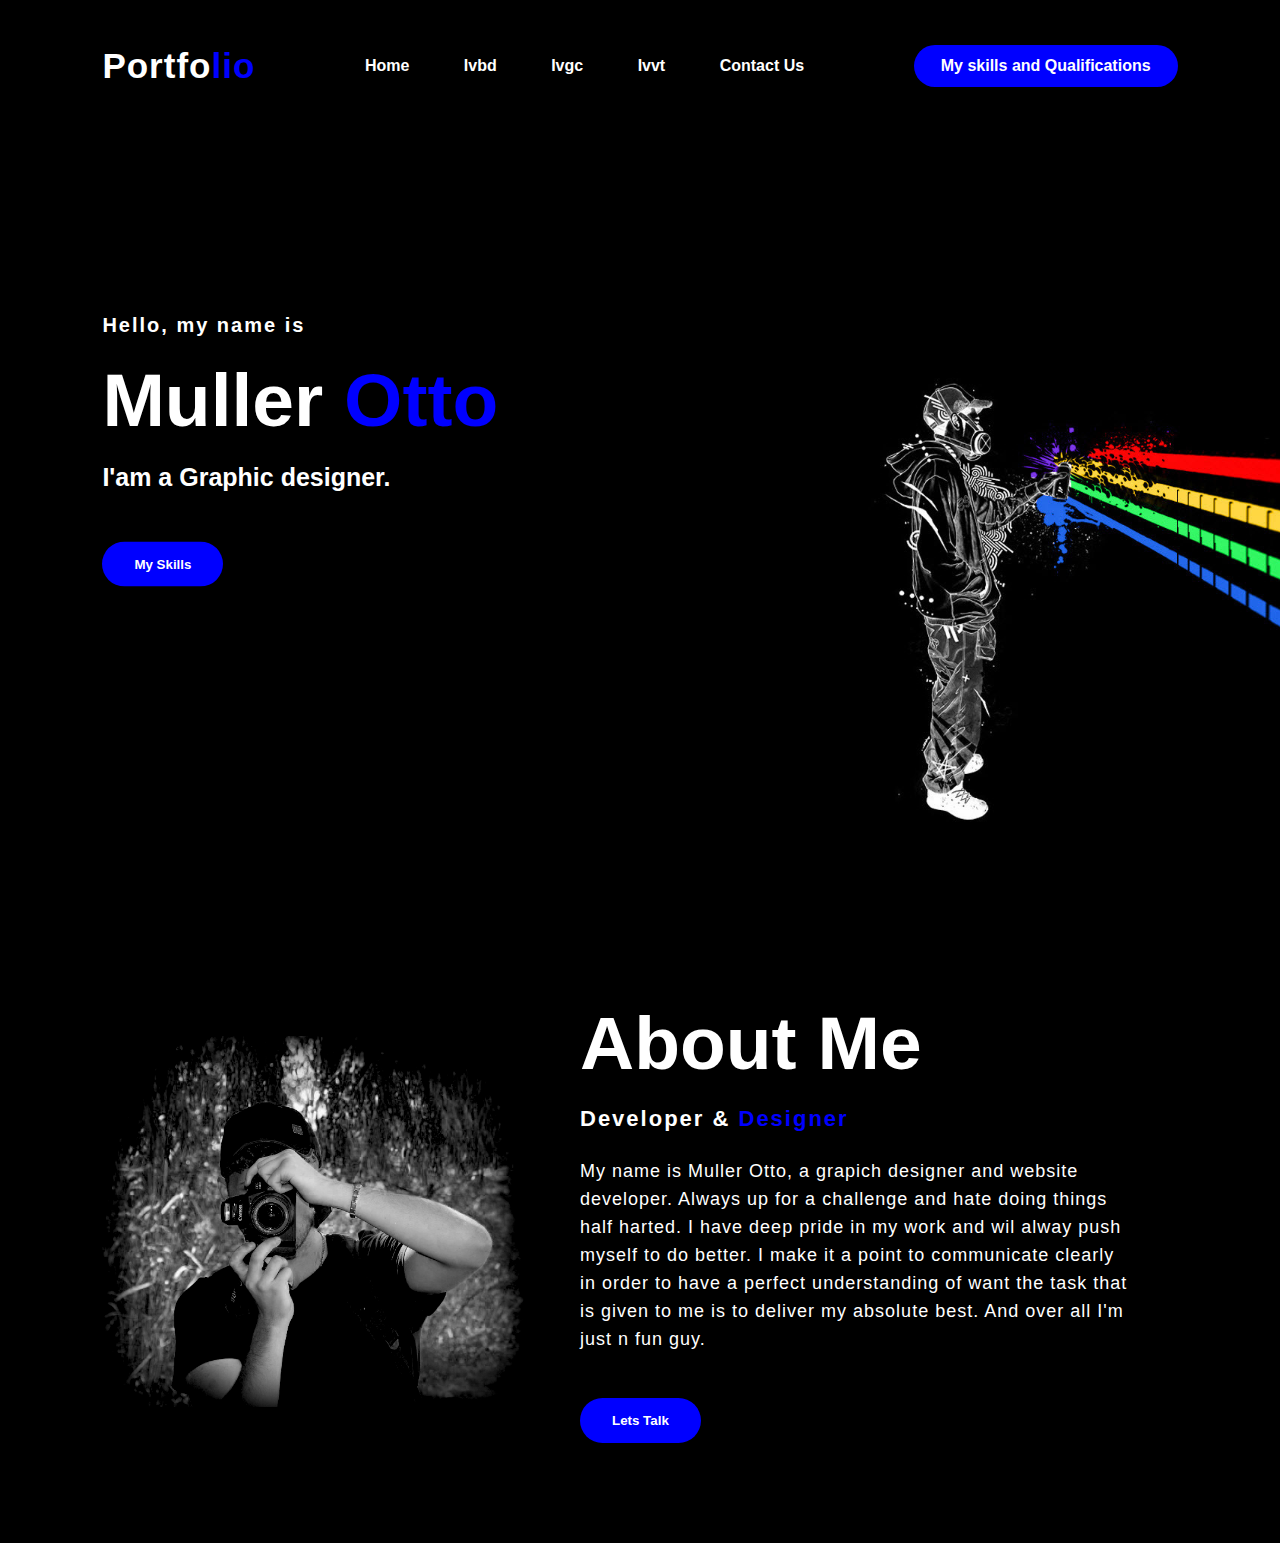
<file: index.html>
<!DOCTYPE html>
<html>
  <head>

    <title>Portfolio website</title>
    <link rel="stylesheet" href="portstyle.css">

  </head>

  <body>
<div class="hero">
  <nav>
    <h2 class="logo">Portfo<span>lio</span></h2>
    <ul>
      <li><a href="index.html">Home</a></li>
      <li><a href="Ivbd.html">Ivbd</a></li>
      <li><a href="Ivgc.html">Ivgc</a></li>
      <li><a href="Ivvt.html">Ivvt</a></li>
      <li><a href="ContactMe.html">Contact us</a></li>
    </ul>
  <a href="skills.html" class="btn">My skills and Qualifications</a>
  </nav>

  <div class="content">
    <h4>Hello, my name is</h4>
    <h1>Muller <span>Otto</span></h1>
    <h3>I'am a Graphic designer.</h3>
    <div class="newslatter">
      <button type="button"><a href="skills.html">My skills</a></button>
    </div>
  </div>
</div>

<section class="about">
  <div class="main">
    <img src="image1.png">
    <div class="about-text">
      <h2>About me</h2>
      <h5>Developer & <span>Designer</span></h5>
      <p>My name is Muller Otto, a grapich designer and website developer. Always up
      for a challenge and hate doing things half harted. I have deep pride in my work
    and wil alway push myself to do better. I make it a point to communicate clearly
  in order to have a perfect understanding of want the task that is given to me is to deliver
  my absolute best. And over all I'm just n fun guy. </p>

<div class="newslatter">
<button type="button"><a href="ContactMe.html">Lets talk</button>
</div>
    </div>
  </div>
</section>


  </body>
</html>
</file>
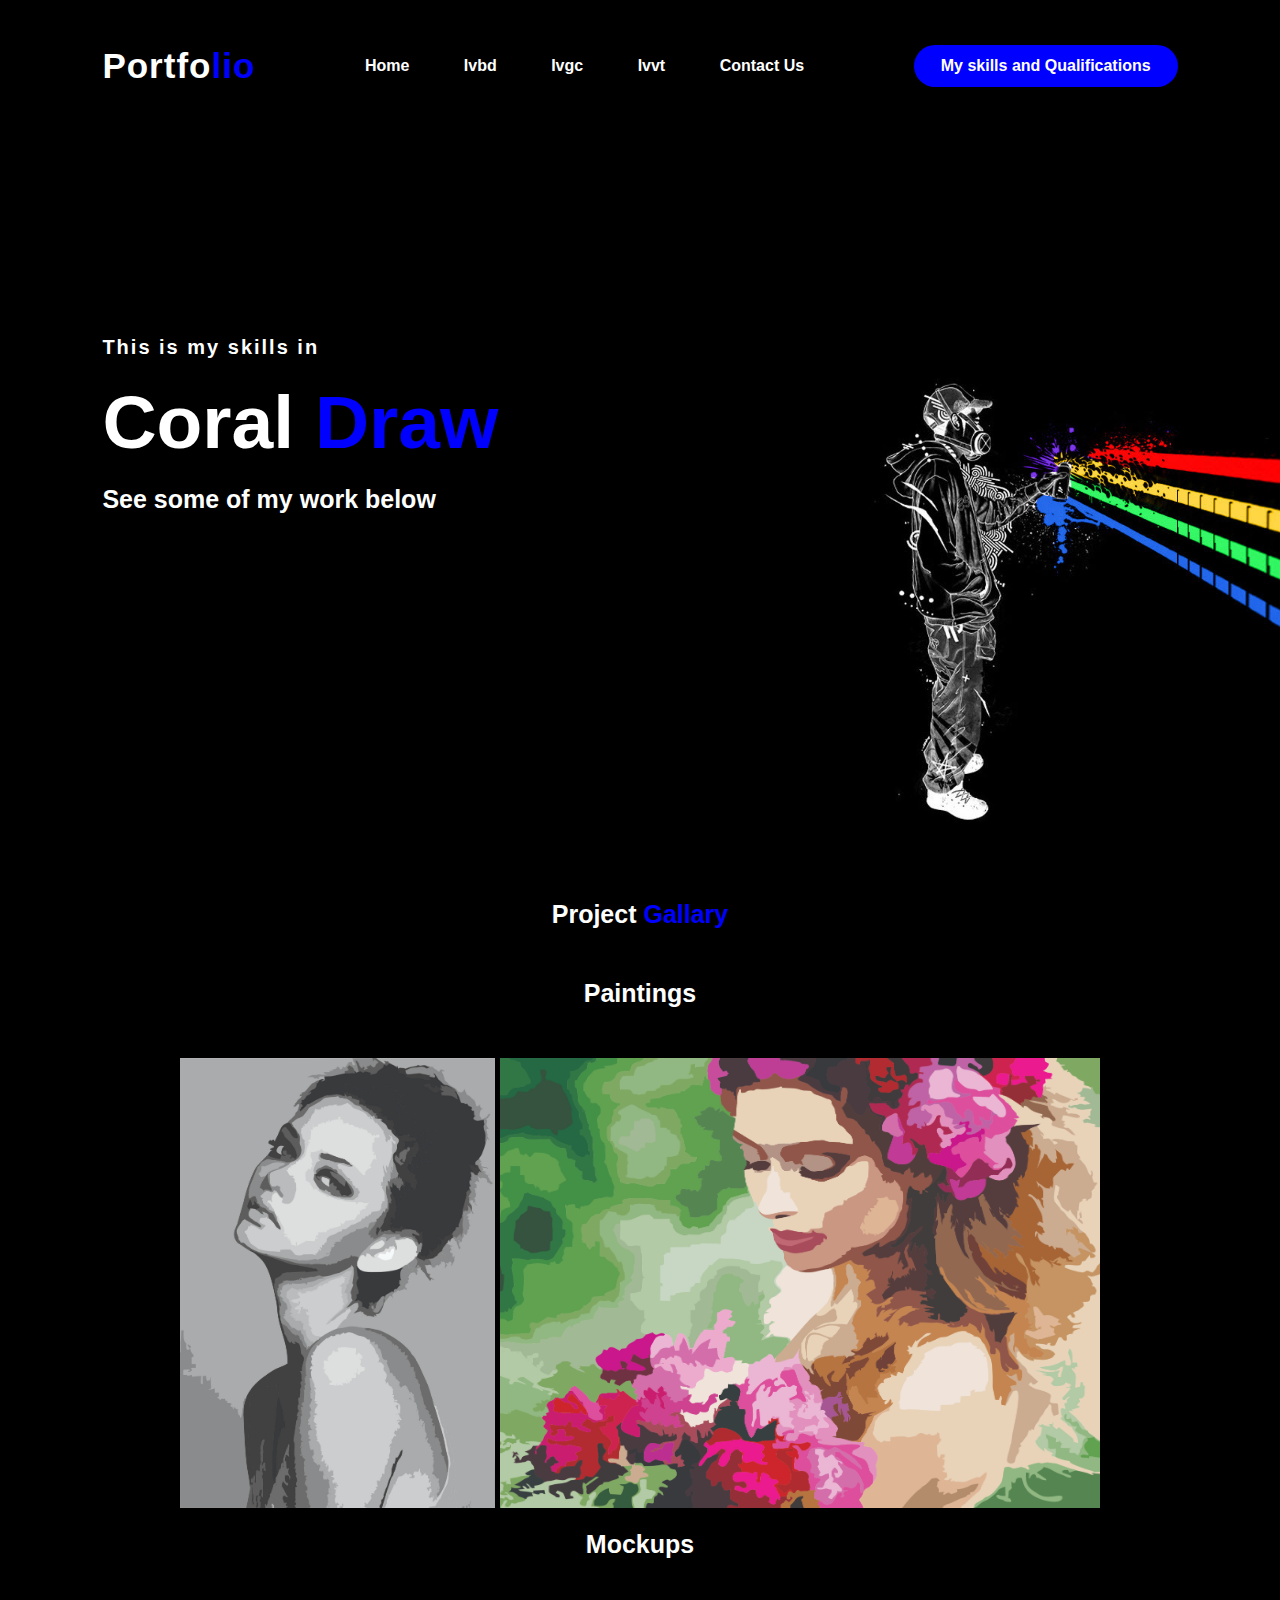
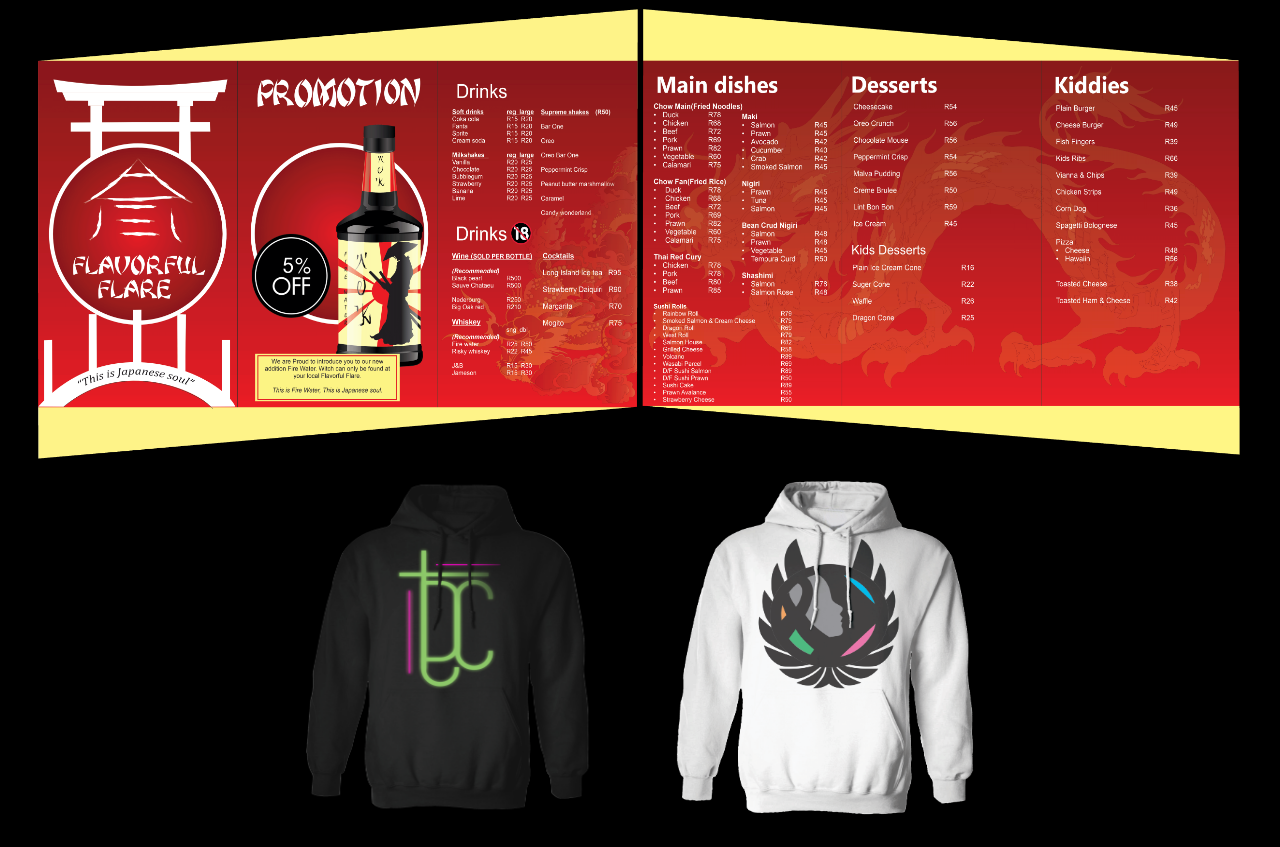
<file: Ivbd.html>
<!DOCTYPE html>
<html>
  <head>
    <title>MullerOttoPortfolio</title>
    <link rel="stylesheet" href="portstyle.css">
  </head>



  <body>
<div class="hero">
    <nav>
      <h2 class="logo">Portfo<span>lio</span></h2>
      <ul>
        <li><a href="index.html">Home</a></li>
        <li><a href="Ivbd.html">Ivbd</a></li>
        <li><a href="Ivgc.html">Ivgc</a></li>
        <li><a href="Ivvt.html">Ivvt</a></li>
        <li><a href="ContactMe.html">Contact us</a></li>
      </ul>
    <a href="skills.html" class="btn">My skills and Qualifications</a>
    </nav>

    <div class="content">
      <h4>This is my skills in</h4>
        <h1>Coral <span>Draw</span></h1>
        <h3>See some of my work below</h3>
    </div>
</div>
<div class="container">
  <div class="headings">
    <h3>Project <span>Gallary</span></h3>

<div>
  <div class="box">

    <div class="dream">
<h3>Paintings</h3>
<img src="coraldraw 1.jpg" height="450px" width="315px">
<img src="coraldraw 2.jpg" height="450px" width="600px">
<br>
<br>
<h3>Mockups</h3>

<img src="menu1.png" height="450px" width="600px">
<img src="menu2.png" height="450px" width="600px">
<img src="hoodie 1.png" height="380px" width="380px">
<img src="hoodie 2.png" height="380px" width="370px">




    </div>

  </div>
</div>


  </div>
</div>
  </body>
</html>
</file>
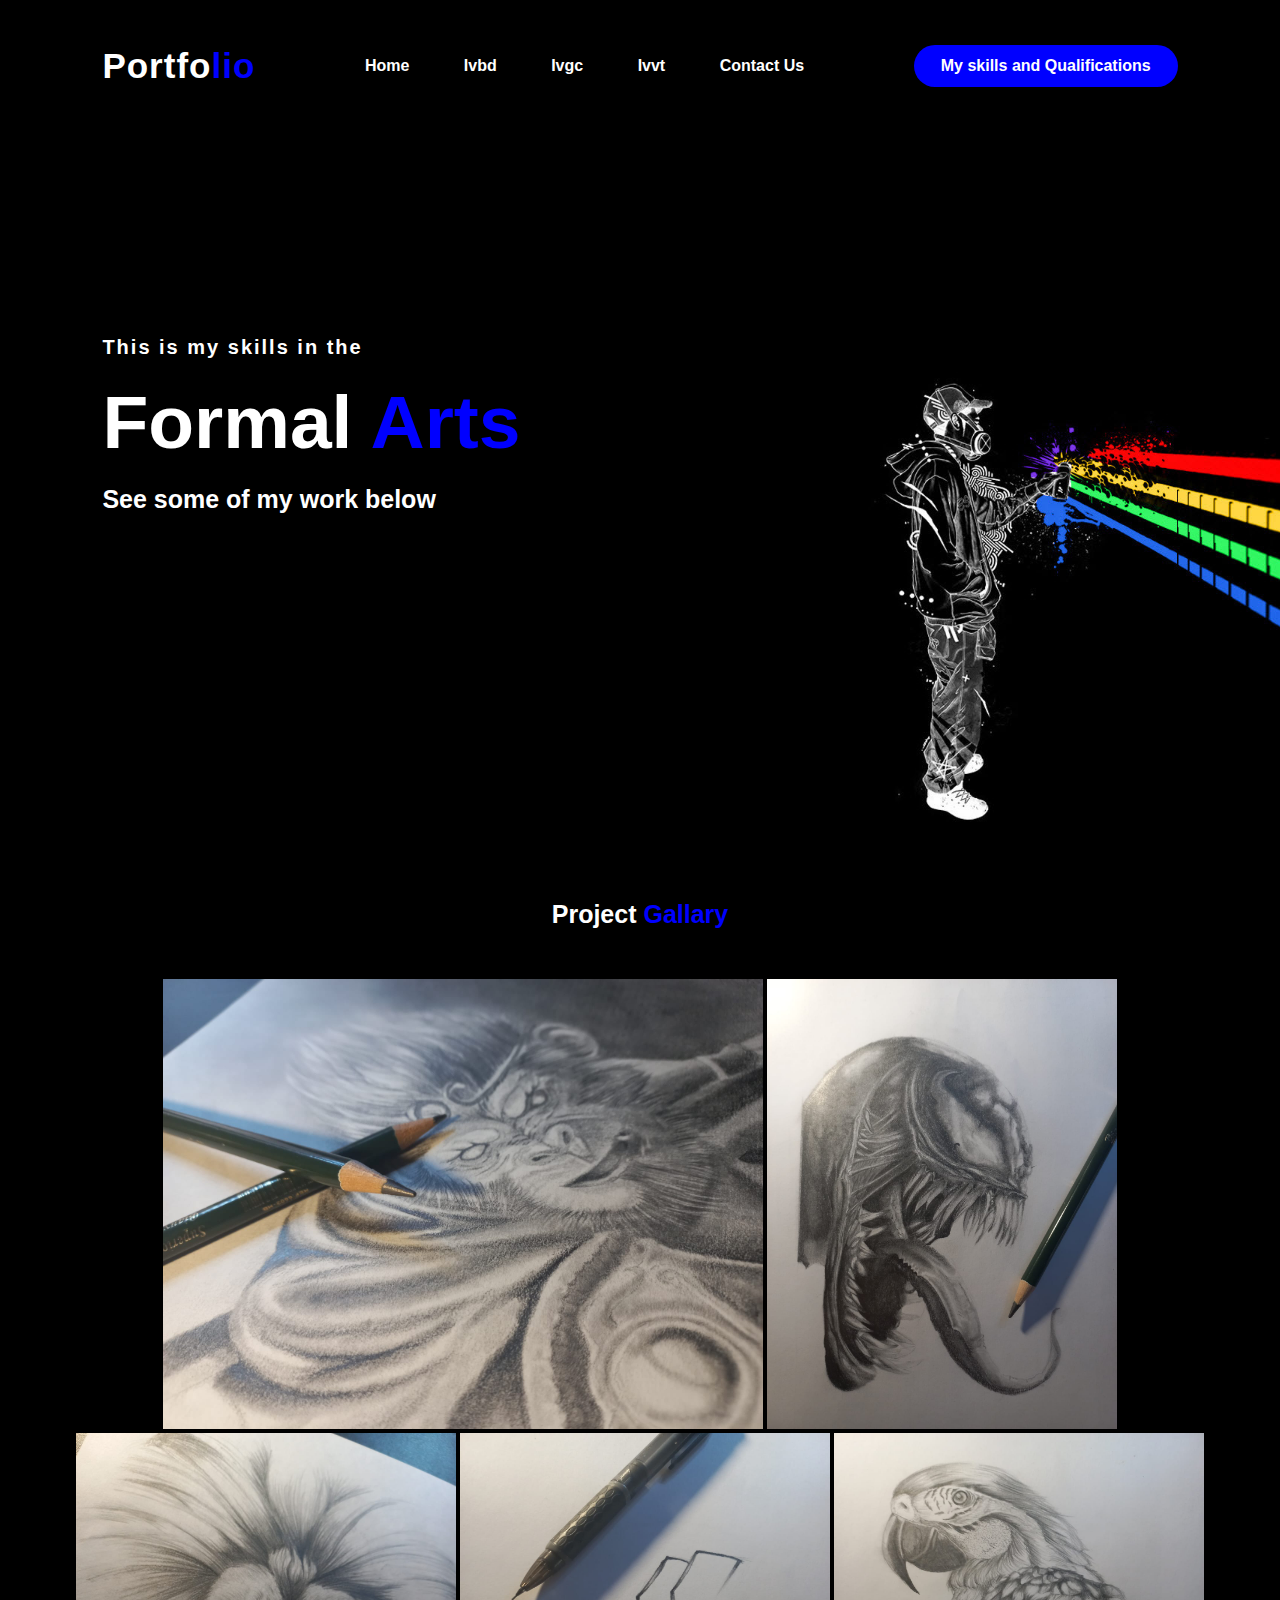
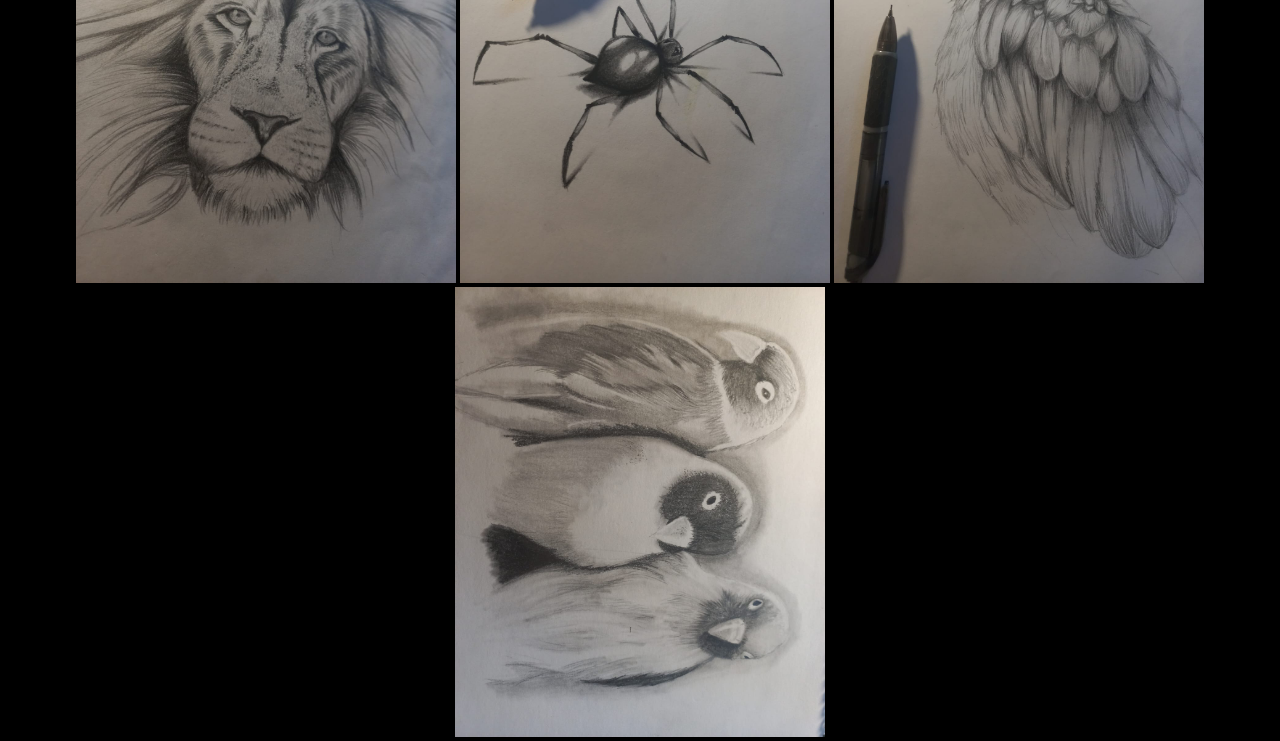
<file: Ivvt.html>
<!DOCTYPE html>
<html>
  <head>
    <title>MullerOttoPortfolio</title>
    <link rel="stylesheet" href="portstyle.css">
  </head>



  <body>
<div class="hero">
    <nav>
      <h2 class="logo">Portfo<span>lio</span></h2>
      <ul>
        <li><a href="index.html">Home</a></li>
        <li><a href="Ivbd.html">Ivbd</a></li>
        <li><a href="Ivgc.html">Ivgc</a></li>
        <li><a href="Ivvt.html">Ivvt</a></li>
        <li><a href="ContactMe.html">Contact us</a></li>
      </ul>
    <a href="skills.html" class="btn">My skills and Qualifications</a>
    </nav>

    <div class="content">
      <h4>This is my skills in the</h4>
        <h1>Formal <span>Arts</span></h1>
        <h3>See some of my work below</h3>
    </div>

</div>
<div class="container">
  <div class="headings">
    <h3>Project <span>Gallary</span></h3>

<div>
  <div class="box">

    <div class="dream">


<img src="art1.jpg" height="450px" width="600px">
<img src="art2.jpg" height="450px" width="350px">
<img src="art3.jpg" height="450px" width="380px">
<img src="art4.jpg" height="450px" width="370px">
<img src="art5.jpg" height="450px" width="370px">
<img src="art6.jpg" height="450px" width="370px">


    </div>

  </div>
</div>


  </div>
</div>
  </body>
</html>
</file>
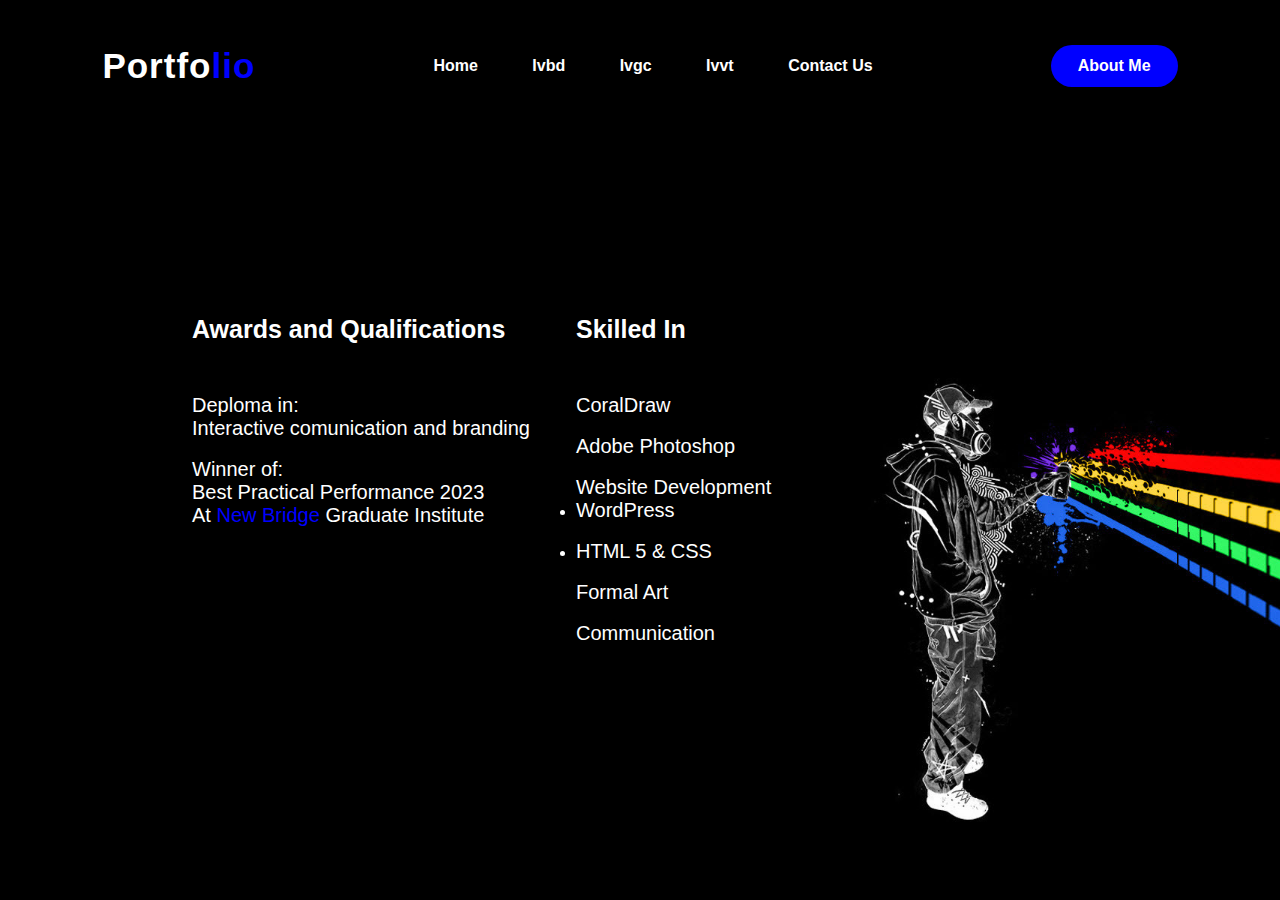
<file: skills.html>
<!DOCTYPE html>
<html>
  <head>

    <title>Portfolio website</title>
    <link rel="stylesheet" href="portstyle.css">

  </head>

  <body>
<div class="hero">
  <nav>
    <h2 class="logo">Portfo<span>lio</span></h2>
    <ul>
      <li><a href="index.html">Home</a></li>
      <li><a href="Ivbd.html">Ivbd</a></li>
      <li><a href="Ivgc.html">Ivgc</a></li>
      <li><a href="Ivvt.html">Ivvt</a></li>
      <li><a href="ContactMe.html">Contact us</a></li>
    </ul>
  <a href="portfolio home.html" class="btn">About Me</a>
  </nav>

<div class="skills">
  <div class="sheadings">
<h3>Skilled In</h3>
    <p>CoralDraw</p><br>
    <p>Adobe Photoshop</p><br>
    <p>Website Development</p>
    <ul><li><p>WordPress</p></li></ul><br>
    <ul><li><p>HTML 5 & CSS</p></li></ul><br>
    <p>Formal Art</p><br>
    <p>Communication</p><br>
</div>
<div class="awards">
<h3>Awards and Qualifications</h3>
    <p>Deploma in:<br>Interactive comunication and branding</p>
    <br>
    <p>Winner of:<br> Best Practical Performance 2023</p>
    <p>At <span>New Bridge</span> Graduate Institute</p>

  </div>
</div>

</body>
</html>
</file>
<file: portstyle.css>
*{
  padding: 0;
  margin: 0;
  font-family: sans-serif;
  box-sizing: border-box;
}

.hero{
  height: 100vh;
  width: 100%;
  background-image: url(background.jpg);
  background-size: cover;
  background-position: center;
}

nav{
  display: flex;
  align-items: center;
  justify-content: space-between;
  padding-top: 45px;
  padding-left: 8%;
  padding-right: 8%;
}

.logo{
  color: white;
  font-size: 35px;
  letter-spacing: 1px;
  cursor: pointer;
}

span{
  color: blue;
}

nav ul li{
  list-style-type:none;
  display: inline-block;
  padding: 10px 25px;
}

nav ul li a{
  color: white;
  text-decoration: none;
  font-weight: bold;
  text-transform: capitalize;
}

nav ul li a:hover{
  color: blue;
  transition: .4s;
}

.btn{
  background-color: blue;
  color: white;
  text-decoration: none;
  border: 2px solid transparent;
  font-weight: bold;
  padding: 10px 25px;
  border-radius: 30px;
  transition: transform .4s;
}

.btm:hover{
  transform: scale(1.2);
}

.content{
  position: absolute;
  top: 50%;
  left:8%;
  transform: translateY(-50%);
}

h1{
  color: white;
  margin: 20px 0px 20px;
  font-size: 75px;
}

h3{
  color: white;
  font-size: 25px;
  margin-bottom: 50px;
}

h4{
  color: white;
  letter-spacing: 2px;
  font-size: 20px;
}

.newslatter a {
  color: white;
  text-decoration: none;
  font-weight: bold;
  text-transform: capitalize;
}

.newslatter form{
  width:380px;
  max-width: 100%;
  position: relative;
}

.newslatter form input:first-child{
  display: inline-block;
  width: 100%;
  padding: 14px 130px 14px 15px;
  border: 2px solid blue;
  outline: none;
  border-radius: 30px;
}

.newslatter form input:last-child{
  position: absolute;
  display: inline-block;
  outline: none;
  border: none;
  padding: 10px 30px;
  border-radius: 30px;
  background-color: blue;
  color: white;
  box-shadow: 0px 0px 5px #000, 0px 0px 15px #858585;
  top: 6px;
  right: 6px;
}

.about{
  width: 100%;
  padding: 100px 0px;
  background-color: black;

}

.about img{
  height: auto;
  width: 430px;
}

.about-text{
  width: 550px;
}

.main{
  width: 1130px;
  max-width: 95%;
  margin: 0 auto;
  display: flex;
  align-items: center;
  justify-content: space-around;
}

.about-text h2{
  color: white;
  font-size: 75px;
  text-transform: capitalize;
  margin-bottom: 20px;
}

.about-text h5{
  color: white;
  letter-spacing: 2px;
  font-size: 22px;
  margin-bottom: 25px;
  text-transform: capitalize;
}

.about-text p {
  color: white;
  letter-spacing: 1px;
  line-height: 28px;
  font-size: 18px;
  margin-bottom: 45px;
}

button{
  background-color: blue;
  color: white;
  text-decoration: none;
  border: 2px solid transparent;
  font-weight: bold;
  padding: 13px 30px;
  border-radius: 30px;
  transition: .4s;
}

button:hover{
  background-color: transparent;
  border: 2px solid blue;
  cursor: pointer;
}

.ivgcprojects{
  width: 100%;
  padding: 100px 0px;
  background-color: black;

}

.ivgcprojects img{
  height: auto;
  width: 430px;
  margin-left: 100px;
}

.container{
background-color: black;
display: flex;
flex-direction: column;
justify-content: center;
text-align: center;
top:75%;
}

.container.box{
  display: flex;
  flex-direction: row;
  justify-content: space-between;
  align-items: center;
}

.container.box.dream{
  display: flex;
  flex-direction: column;
  width: 32.5%;
}

.container.box.dream img{
  width: 100%;
  padding-bottom: 15px;
}

.sheadings{
  color: white;
  position: absolute;
  top: 35%;
  left:45%;
}

.sheadings p {
  font-size: 15pt;
}

.awards{
  color: white;
  position: absolute;
  top: 35%;
  left:15%;
}

.awards p{
    font-size: 15pt;
}

.hero2{
  width: 100%;
  height: 100vh;
  display: flex;
  align-items: center;
  justify-content: center;
  position: absolute;

background-color: black;
}

form{
  width: 90%;
  max-width: 600px;
  position: absolute;
  top: 35%;
  left:25%;
}

.input-group{
  margin-bottom: 30px;
  position: relative;
}

input, textarea{
  width: 100%;
  padding: 10px;
  outline: 0;
  border: 1px solid #fff;
  color: #fff;
  background: transparent;
  font-size: 15px;
}

lable{
  height: 100%;
  position: absolute;
  top:0;
  left:0;
  padding: 10px;
  color: #fff;
  cursor: text;
  transition: 0.2s;
}

input:focus~lable,
input:valid~lable,
textarea:focus~lable,
textarea:valid~lable{
  top: -35px;
  font-size: 14px;
}
</file>
